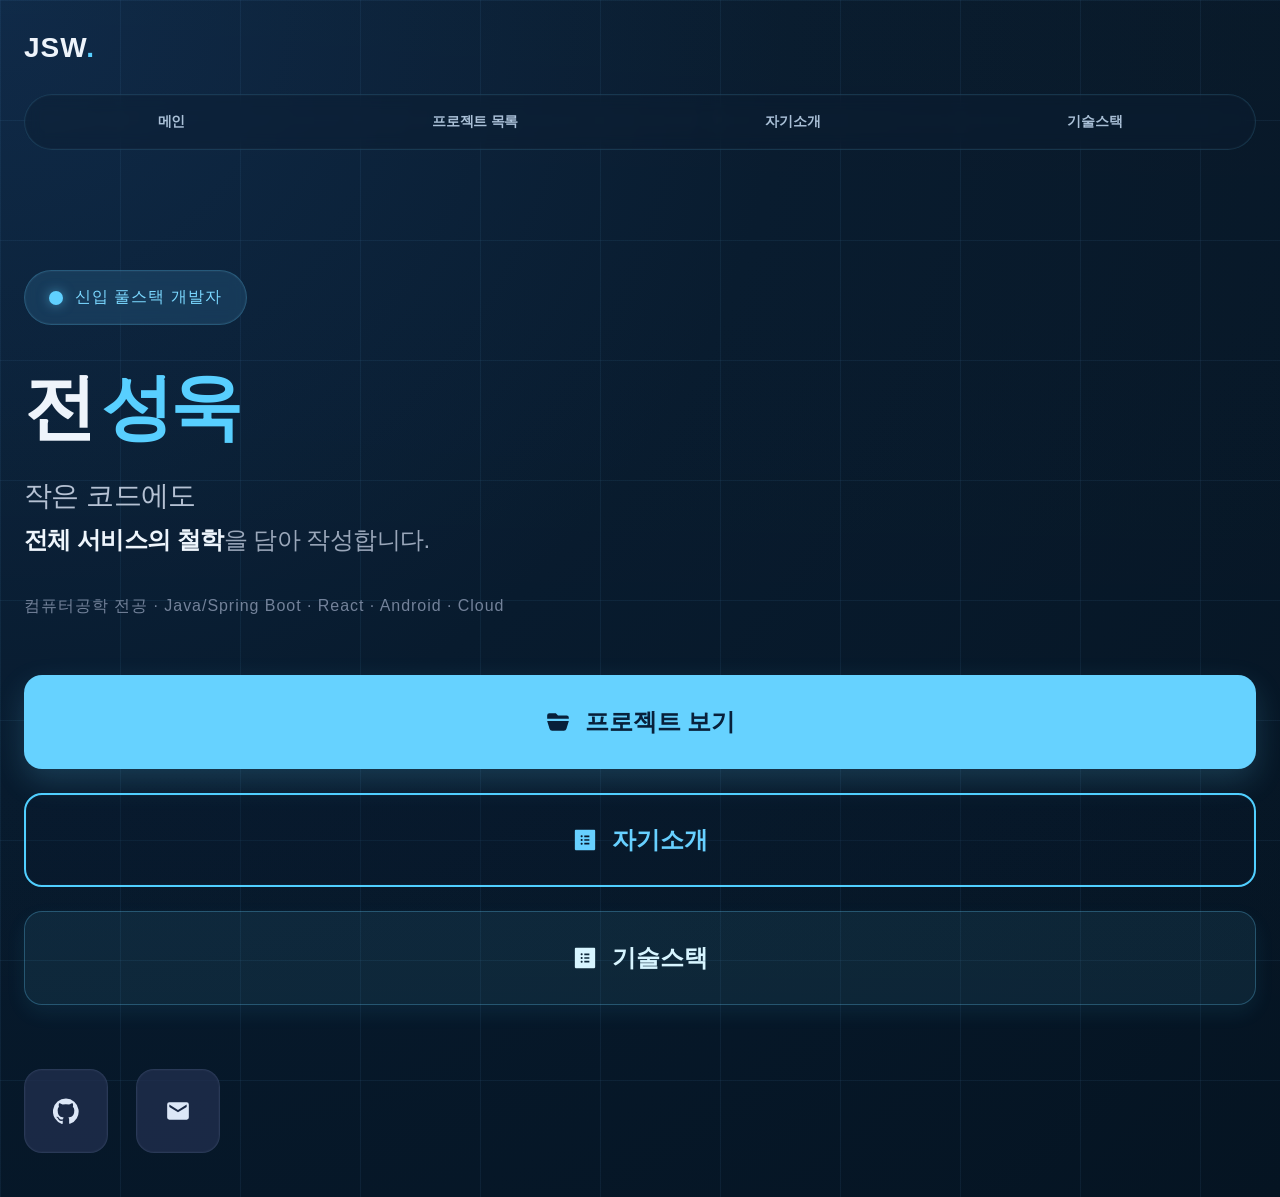
<file: index.html>
<!DOCTYPE html>
<html lang="ko">
<head>
  <meta charset="UTF-8" />
  <meta name="viewport" content="width=device-width, initial-scale=1.0" />
  <title>개발자 전성욱 포트폴리오</title>
  <link rel="stylesheet" href="assets/style/nav.css">
  <link rel="stylesheet" href="assets/style/index.css">
</head>
<body>
  <main class="phone">
    <header class="header">
      <div class="logobox"><div class="logo">JSW<span class="dot">.</span></div></div>
      <!-- <button class="menu">
        <span></span>
        <span></span>
        <span></span>
      </button> -->
      <nav class="top-nav">
        <a href="index.html">메인</a>
        <a href="projects.html">프로젝트 목록</a>
        <a href="aboutme.html">자기소개</a>
        <a href="tech-stack.html">기술스택</a>
      </nav>
    </header>

    <section class="hero">
      <div class="badge">신입 풀스택 개발자</div>
      <h1 class="title">전<span class="accent">성욱</span></h1>

      <p class="subtitle">
        작은 코드에도
        <strong>전체 서비스의 철학<span class="muted-end">을 담아 작성합니다.</span></strong>
      </p>

      <div class="skills">컴퓨터공학 전공 · Java/Spring Boot · React · Android · Cloud</div>

      <div class="actions">
        <a class="btn primary" href="projects.html">
          <svg viewBox="0 0 24 24" aria-hidden="true"><path d="M10 4l2 2h8a2 2 0 0 1 2 2v1H2V6a2 2 0 0 1 2-2h6zm12 7H2l2.2 7.2A2.5 2.5 0 0 0 6.6 20h10.8a2.5 2.5 0 0 0 2.4-1.8L22 11z"/></svg>
          프로젝트 보기
        </a>
        <a class="btn secondary" href="aboutme.html">
          <svg viewBox="0 0 1024 1024" xmlns="http://www.w3.org/2000/svg" class="icon contact-icon"  aria-hidden="true">  <path fill="currentColor" d="M880 112H144c-17.7 0-32 14.3-32 32v736c0 17.7 14.3 32 32 32h736c17.7 0 32-14.3 32-32V144c0-17.7-14.3-32-32-32zM380 696c-22.1 0-40-17.9-40-40s17.9-40 40-40 40 17.9 40 40-17.9 40-40 40zm0-144c-22.1 0-40-17.9-40-40s17.9-40 40-40 40 17.9 40 40-17.9 40-40 40zm0-144c-22.1 0-40-17.9-40-40s17.9-40 40-40 40 17.9 40 40-17.9 40-40 40zm304 272c0 4.4-3.6 8-8 8H492c-4.4 0-8-3.6-8-8v-48c0-4.4 3.6-8 8-8h184c4.4 0 8 3.6 8 8v48zm0-144c0 4.4-3.6 8-8 8H492c-4.4 0-8-3.6-8-8v-48c0-4.4 3.6-8 8-8h184c4.4 0 3.6 8 8 8v48zm0-144c0 4.4-3.6 8-8 8H492c-4.4 0-8-3.6-8-8v-48c0-4.4 3.6-8 8-8h184c4.4 0 8 3.6 8 8v48z"/></svg>
          자기소개
        </a>
        <a class="btn tertiary" href="tech-stack.html">
          <svg viewBox="0 0 1024 1024" xmlns="http://www.w3.org/2000/svg" class="icon contact-icon"  aria-hidden="true">  <path fill="currentColor" d="M880 112H144c-17.7 0-32 14.3-32 32v736c0 17.7 14.3 32 32 32h736c17.7 0 32-14.3 32-32V144c0-17.7-14.3-32-32-32zM380 696c-22.1 0-40-17.9-40-40s17.9-40 40-40 40 17.9 40 40-17.9 40-40 40zm0-144c-22.1 0-40-17.9-40-40s17.9-40 40-40 40 17.9 40 40-17.9 40-40 40zm0-144c-22.1 0-40-17.9-40-40s17.9-40 40-40 40 17.9 40 40-17.9 40-40 40zm304 272c0 4.4-3.6 8-8 8H492c-4.4 0-8-3.6-8-8v-48c0-4.4 3.6-8 8-8h184c4.4 0 8 3.6 8 8v48zm0-144c0 4.4-3.6 8-8 8H492c-4.4 0-8-3.6-8-8v-48c0-4.4 3.6-8 8-8h184c4.4 0 3.6 8 8 8v48zm0-144c0 4.4-3.6 8-8 8H492c-4.4 0-8-3.6-8-8v-48c0-4.4 3.6-8 8-8h184c4.4 0 8 3.6 8 8v48z"/></svg>
          기술스택
        </a>
      </div>
      
      <div class="socials">
        <a class="social" href="https://github.com/jsw5514">
          <svg viewBox="0 0 24 24" aria-hidden="true"><path d="M12 .5A12 12 0 0 0 8.2 23.9c.6.1.8-.3.8-.6v-2.2c-3.3.7-4-1.4-4-1.4-.5-1.3-1.3-1.7-1.3-1.7-1.1-.7.1-.7.1-.7 1.2.1 1.9 1.3 1.9 1.3 1.1 1.8 2.8 1.3 3.5 1 .1-.8.4-1.3.7-1.6-2.7-.3-5.5-1.3-5.5-6A4.7 4.7 0 0 1 5.5 8c-.1-.3-.5-1.5.1-3.1 0 0 1-.3 3.3 1.2a11.3 11.3 0 0 1 6 0c2.2-1.5 3.3-1.2 3.3-1.2.6 1.6.2 2.8.1 3.1A4.7 4.7 0 0 1 19.6 12c0 4.7-2.8 5.7-5.5 6 .4.3.8 1 .8 2.1v3.1c0 .3.2.7.8.6A12 12 0 0 0 12 .5z"/></svg>
        </a>
        <a class="social" href="mailto:jsw5524@gmail.com">
          <svg viewBox="0 0 24 24" aria-hidden="true"><path d="M20 4H4a2 2 0 0 0-2 2v12a2 2 0 0 0 2 2h16a2 2 0 0 0 2-2V6a2 2 0 0 0-2-2zm0 4.2l-8 5-8-5V6l8 5 8-5v2.2z"/></svg>
        </a>
      </div>
    </section>
  </main>
</body>
</html>
</file>
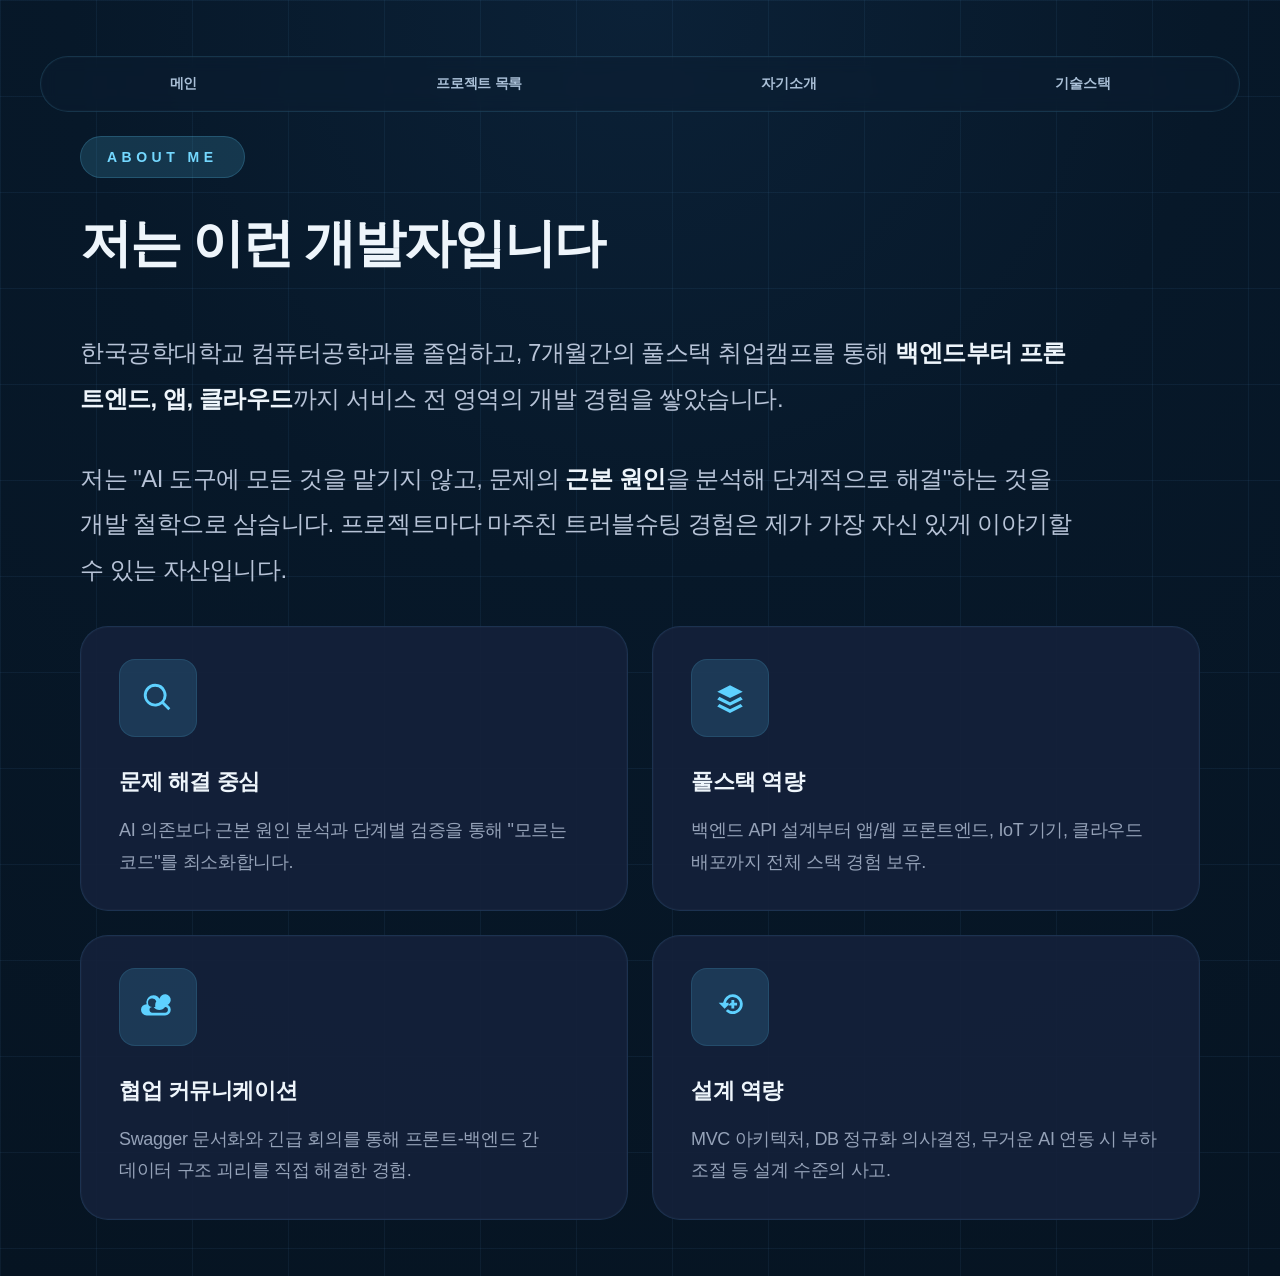
<file: aboutme.html>
<!DOCTYPE html>
<html lang="ko">
<head>
  <meta charset="UTF-8" />
  <meta name="viewport" content="width=device-width, initial-scale=1.0" />
  <title>About Me</title>
  <link rel="stylesheet" href="assets/style/nav.css">
  <link rel="stylesheet" href="assets/style/aboutme.css">
</head>
<body>
  <section class="about-section">
    
    <nav class="top-nav">
      <a href="index.html">메인</a>
      <a href="projects.html">프로젝트 목록</a>
      <a href="aboutme.html">자기소개</a>
      <a href="tech-stack.html">기술스택</a>
    </nav>
    
    <div class="container">
      <div class="left-column">
        <div class="eyebrow">ABOUT ME</div>
        <h1>저는 이런 개발자입니다</h1>

        <div class="intro">
          <p>
            한국공학대학교 컴퓨터공학과를 졸업하고, 7개월간의 풀스택 취업캠프를 통해
            <strong>백엔드부터 프론트엔드, 앱, 클라우드</strong>까지 서비스 전 영역의 개발 경험을 쌓았습니다.
          </p>
          <p>
            저는 "AI 도구에 모든 것을 맡기지 않고, 문제의 <strong>근본 원인</strong>을 분석해 단계적으로 해결"하는 것을 개발 철학으로 삼습니다.
            프로젝트마다 마주친 트러블슈팅 경험은 제가 가장 자신 있게 이야기할 수 있는 자산입니다.
          </p>
        </div>

        <!-- <div class="stats-card">
          <div class="stats-grid">
            <div class="stat-item">
              <div class="stat-value">6</div>
              <div class="stat-label">프로젝트</div>
            </div>
            <div class="divider"></div>
            <div class="stat-item">
              <div class="stat-value">1</div>
              <div class="stat-label">클라우드 자격증</div>
            </div>
            <div class="divider"></div>
            <div class="stat-item">
              <div class="stat-value">388</div>
              <div class="stat-label">최장 프로젝트(일)</div>
            </div>
          </div>
        </div> -->

        <div class="right-column">
          <article class="feature-card">
            <div class="icon-box" aria-hidden="true">
              <svg viewBox="0 0 24 24"><path d="M10 2a8 8 0 1 0 4.9 14.3l4.4 4.4 1.4-1.4-4.4-4.4A8 8 0 0 0 10 2zm0 2a6 6 0 1 1 0 12 6 6 0 0 1 0-12z"/></svg>
            </div>
            <h2 class="feature-title">문제 해결 중심</h2>
            <p class="feature-desc">AI 의존보다 근본 원인 분석과 단계별 검증을 통해 "모르는 코드"를 최소화합니다.</p>
          </article>

          <article class="feature-card">
            <div class="icon-box" aria-hidden="true">
              <svg viewBox="0 0 24 24"><path d="M12 3l9 4.5-9 4.5-9-4.5L12 3zm-7.5 8.2L12 15l7.5-3.8L21 13l-9 4.5L3 13l1.5-1.8zm0 5L12 20l7.5-3.8L21 18l-9 4.5L3 18l1.5-1.8z"/></svg>
            </div>
            <h2 class="feature-title">풀스택 역량</h2>
            <p class="feature-desc">백엔드 API 설계부터 앱/웹 프론트엔드, IoT 기기, 클라우드 배포까지 전체 스택 경험 보유.</p>
          </article>

          <article class="feature-card">
            <div class="icon-box" aria-hidden="true">
              <svg viewBox="0 0 24 24"><path d="M17 11a4 4 0 1 0-3.9-4.9A5 5 0 0 0 4 10a4 4 0 0 0 0 8h13a4 4 0 0 0 0-8zm-9 1a3 3 0 1 1 2.8-4 5 5 0 0 0-.8 2.7c0 .4 0 .8.1 1.3H8zm9 4H8a2 2 0 1 1 0-4h.9a5 5 0 0 0 8.1 0h0a2 2 0 1 1 0 4z"/></svg>
            </div>
            <h2 class="feature-title">협업 커뮤니케이션</h2>
            <p class="feature-desc">Swagger 문서화와 긴급 회의를 통해 프론트-백엔드 간 데이터 구조 괴리를 직접 해결한 경험.</p>
          </article>

          <article class="feature-card">
            <div class="icon-box" aria-hidden="true">
              <svg viewBox="0 0 24 24"><path d="M14 3a7 7 0 0 0-6.9 6H4l4.2 4.2L12.5 9H9.1A5 5 0 1 1 14 15a4.9 4.9 0 0 1-3.5-1.5L9 14.9A7 7 0 1 0 14 3zm-1 4h2v2h2v2h-2v2h-2v-2h-2V9h2V7z"/></svg>
            </div>
            <h2 class="feature-title">설계 역량</h2>
            <p class="feature-desc">MVC 아키텍처, DB 정규화 의사결정, 무거운 AI 연동 시 부하 조절 등 설계 수준의 사고.</p>
          </article>
        </div>
      </div>
    </div>
  </section>
</body>
</html>
</file>
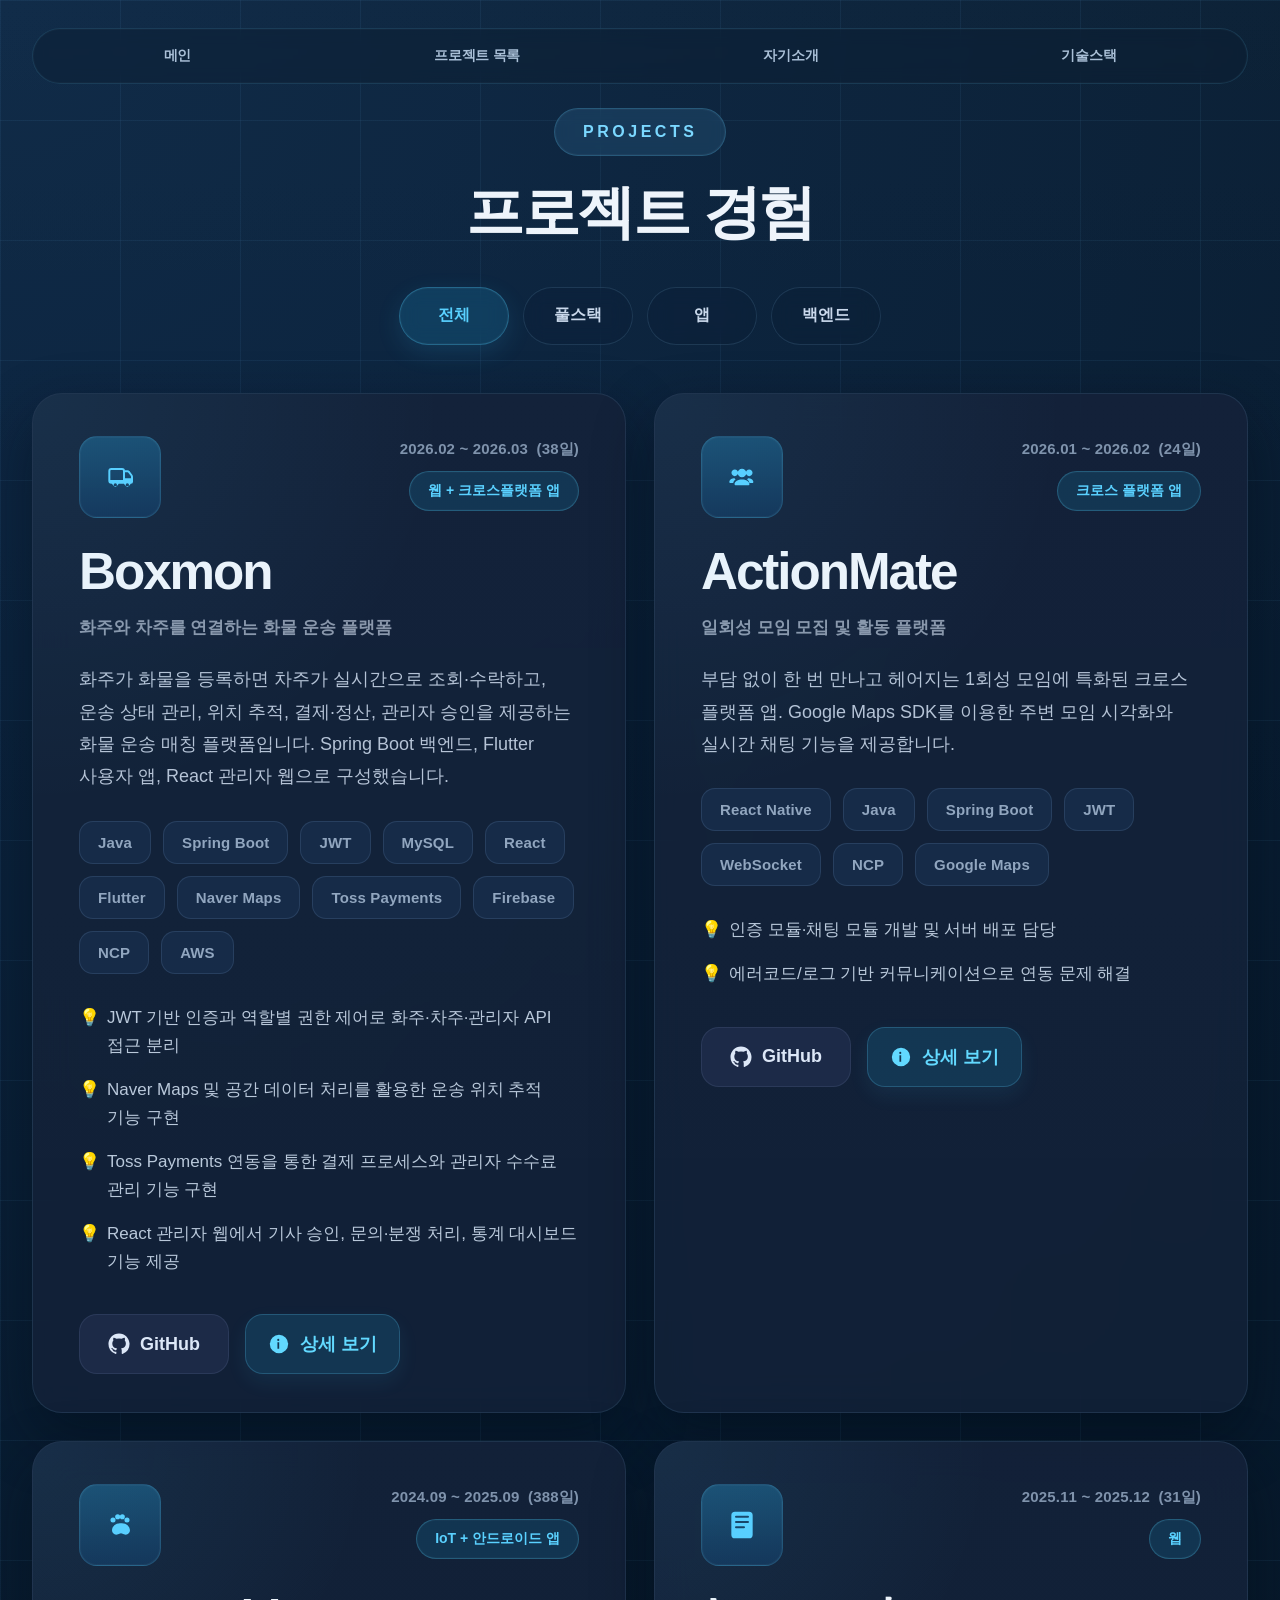
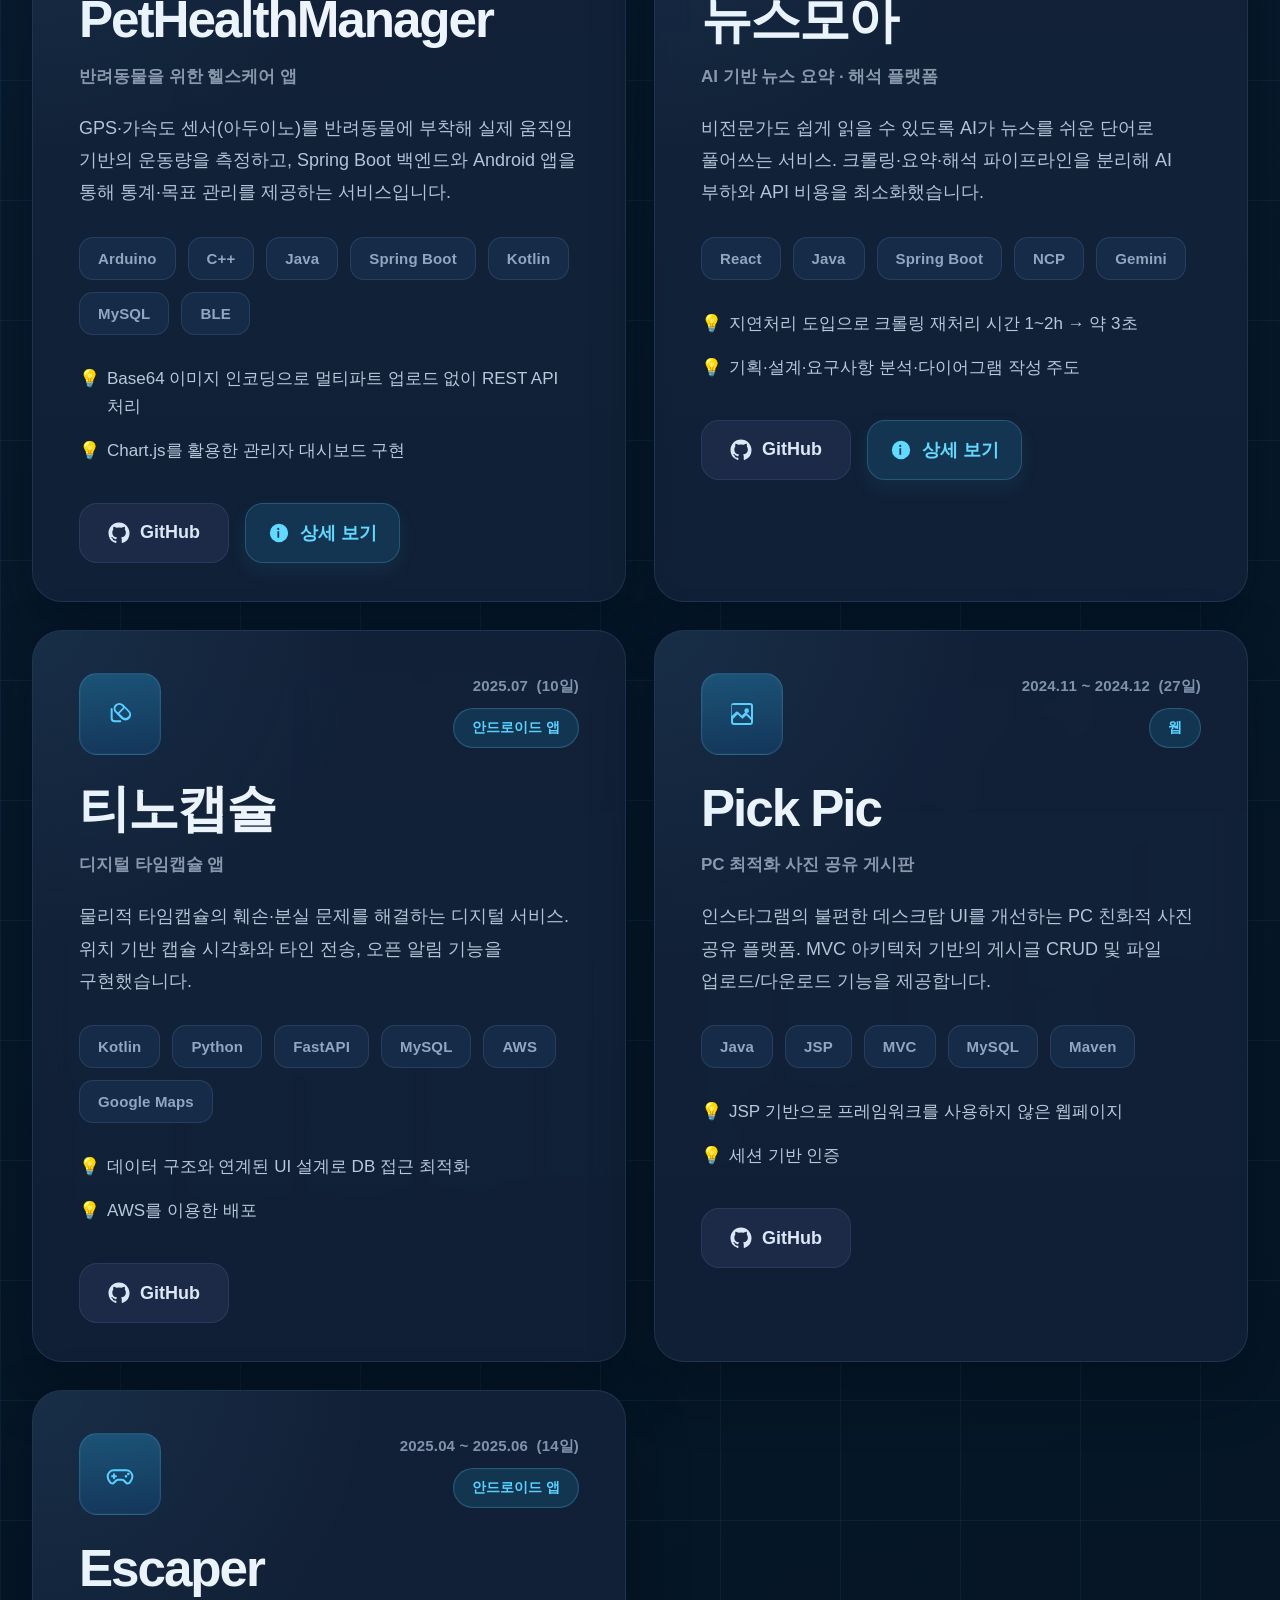
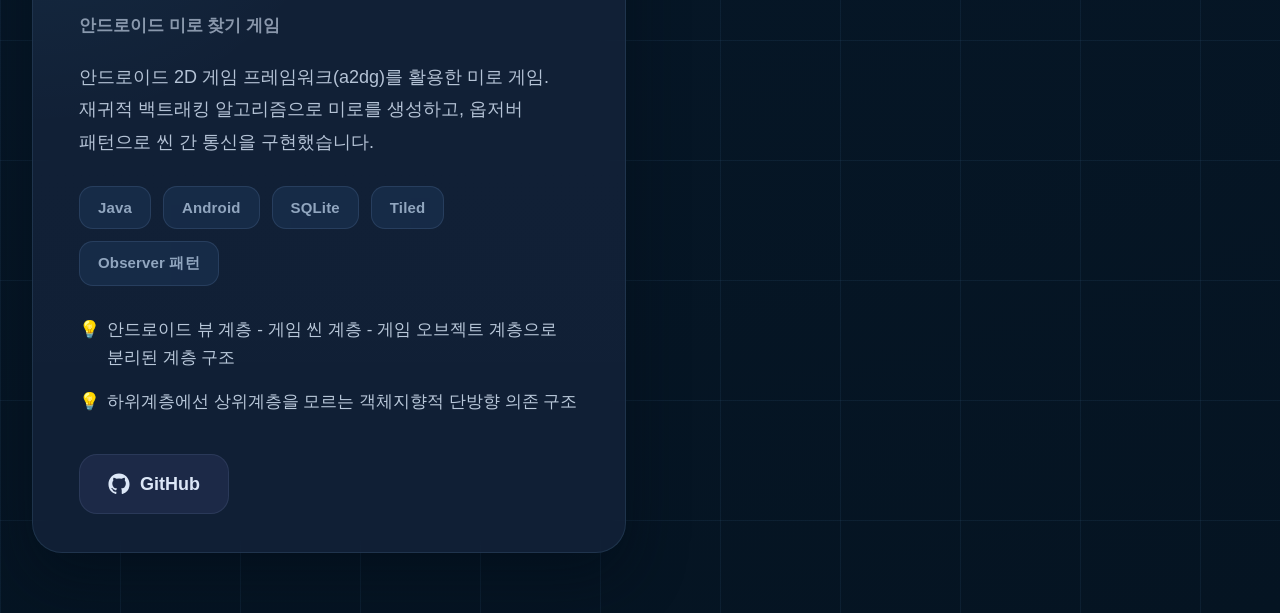
<file: projects.html>
<!DOCTYPE html>
<html lang="ko">
<head>
  <meta charset="UTF-8" />
  <meta name="viewport" content="width=device-width, initial-scale=1.0" />
  <title>프로젝트 경험</title>
  <link rel="stylesheet" href="assets/style/nav.css">
  <link rel="stylesheet" href="assets/style/projects.css">
</head>
<body>
  <main class="projects-page">
    <section class="summary-view">
      <nav class="top-nav">
        <a href="index.html">메인</a>
        <a href="projects.html">프로젝트 목록</a>
        <a href="aboutme.html">자기소개</a>
        <a href="tech-stack.html">기술스택</a>
      </nav>
      
      <div class="projects-badge">PROJECTS</div>
      <h1 class="projects-title">프로젝트 경험</h1>

      <div class="project-tabs" role="tablist" aria-label="프로젝트 카테고리">
        <button class="tab-btn is-active" type="button" role="tab" aria-selected="true" data-filter="all">전체</button>
        <button class="tab-btn" type="button" role="tab" aria-selected="false" data-filter="풀스택">풀스택</button>
        <button class="tab-btn" type="button" role="tab" aria-selected="false" data-filter="앱">앱</button>
        <button class="tab-btn" type="button" role="tab" aria-selected="false" data-filter="백엔드">백엔드</button>
      </div>

      <section class="summary-grid" id="projectGrid"></section>
    </section>

    <section class="detail-view" aria-label="프로젝트 상세 정보">
      <article class="project-detail-card">
        <div class="detail-header">
          <div class="detail-title-wrap">
            <div class="detail-icon" aria-hidden="true" id="detailIcon"></div>
            <div>
              <h2 class="detail-name" id="detailName"></h2>
              <div class="detail-meta" id="detailMeta"></div>
            </div>
          </div>
          <button class="detail-close" type="button" aria-label="닫기">×</button>
        </div>

        <div class="detail-body">
          <section class="section-block">
            <h3 class="section-title">프로젝트 목적</h3>
            <p class="section-text" id="detailPurpose"></p>
          </section>

          <section class="section-block">
            <h3 class="section-title">담당 역할</h3>
            <ul class="detail-list" id="detailRoles"></ul>
          </section>

          <section class="section-block">
            <h3 class="trouble-title">🔧 트러블슈팅</h3>
            <div class="trouble-box" id="detailTrouble"></div>
          </section>

          <section class="section-block">
            <h3 class="section-title">사용 기술</h3>
            <div class="stack-list" id="detailStacks"></div>
          </section>
        </div>

        <div class="detail-actions">
          <a class="action-btn github" id="detailGithubLink" href="#" target="_blank" rel="noreferrer noopener">
            <svg viewBox="0 0 24 24" width="22" height="22" fill="currentColor" aria-hidden="true">
              <path d="M12 .5C5.65.5.5 5.65.5 12a11.5 11.5 0 0 0 7.86 10.92c.58.1.79-.25.79-.56 0-.28-.01-1.03-.02-2.03-3.2.7-3.88-1.54-3.88-1.54-.53-1.33-1.28-1.69-1.28-1.69-1.05-.72.08-.71.08-.71 1.16.08 1.77 1.19 1.77 1.19 1.03 1.77 2.71 1.26 3.37.97.1-.75.41-1.26.74-1.55-2.55-.29-5.24-1.28-5.24-5.69 0-1.26.45-2.29 1.19-3.1-.12-.29-.52-1.47.11-3.06 0 0 .97-.31 3.19 1.18a11.1 11.1 0 0 1 5.8 0c2.22-1.49 3.18-1.18 3.18-1.18.64 1.59.24 2.77.12 3.06.74.81 1.19 1.84 1.19 3.1 0 4.42-2.69 5.39-5.26 5.68.42.36.79 1.08.79 2.17 0 1.57-.01 2.84-.01 3.22 0 .31.2.67.8.56A11.5 11.5 0 0 0 23.5 12C23.5 5.65 18.35.5 12 .5Z"/>
            </svg>
            GitHub
          </a>
          <button class="action-btn fold" id="detailFoldButton" type="button">
            <svg viewBox="0 0 24 24" width="22" height="22" fill="currentColor" aria-hidden="true">
              <path d="M7.41 15.59 12 11l4.59 4.59L18 14.17l-6-6-6 6z"/>
            </svg>
            접기
          </button>
        </div>
      </article>
    </section>
  </main>
  <script src="assets/js/projects.js"></script>
</body>
</html>
</file>
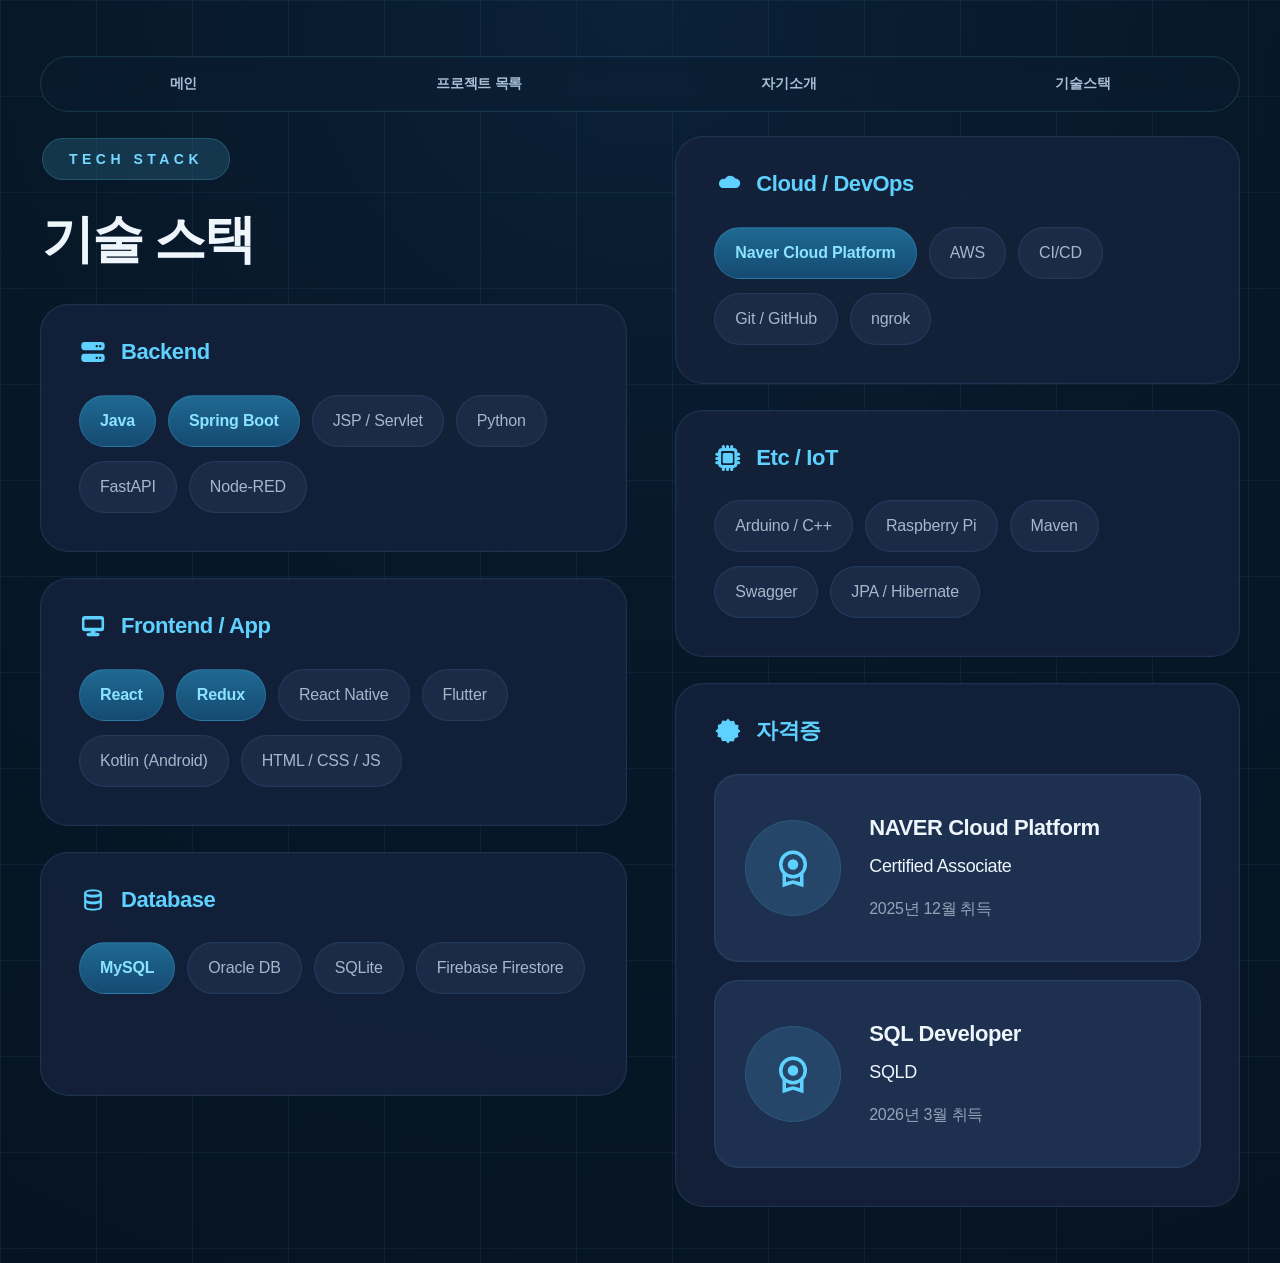
<file: tech-stack.html>
<!DOCTYPE html>
<html lang="ko">
<head>
  <meta charset="UTF-8" />
  <meta name="viewport" content="width=device-width, initial-scale=1.0" />
  <title>기술 스택</title>
  <link rel="stylesheet" href="assets/style/nav.css">
  <link rel="stylesheet" href="assets/style/tech-stack.css">
</head>
<body>
  <section class="tech-section">
    <nav class="top-nav">
      <a href="index.html">메인</a>
      <a href="projects.html">프로젝트 목록</a>
      <a href="aboutme.html">자기소개</a>
      <a href="tech-stack.html">기술스택</a>
    </nav>
    
    <main class="container">
      <section class="left-column">
        <div class="hero">
          <div class="eyebrow">TECH STACK</div>
          <h1>기술 스택</h1>
        </div>

        <section class="stack-card">
          <div class="card-title">
            <svg viewBox="0 0 24 24" xmlns="http://www.w3.org/2000/svg" aria-hidden="true">
            <rect x="2.5" y="4" width="19" height="6" rx="2.2" fill="currentColor"/>
            <rect x="2.5" y="14" width="19" height="6" rx="2.2" fill="currentColor"/>
            <circle cx="15.2" cy="7" r="1.5" fill="#071829"/>
            <circle cx="18.2" cy="7" r="1.5" fill="#071829"/>
            <circle cx="15.2" cy="17" r="1.5" fill="#071829"/>
            <circle cx="18.2" cy="17" r="1.5" fill="#071829"/>
            </svg>
            <span>Backend</span>
          </div>
          <div class="chips">
            <span class="chip active">Java</span>
            <span class="chip active">Spring Boot</span>
            <span class="chip">JSP / Servlet</span>
            <span class="chip">Python</span>
            <span class="chip">FastAPI</span>
            <span class="chip">Node-RED</span>
          </div>
        </section>

        <section class="stack-card">
          <div class="card-title">
            <svg viewBox="0 0 24 24" aria-hidden="true" xmlns="http://www.w3.org/2000/svg">
            <path
                d="M5 4C3.89543 4 3 4.89543 3 6V14C3 15.1046 3.89543 16 5 16H10.4V18.2H7.9C7.34772 18.2 6.9 18.6477 6.9 19.2C6.9 19.7523 7.34772 20.2 7.9 20.2H16.1C16.6523 20.2 17.1 19.7523 17.1 19.2C17.1 18.6477 16.6523 18.2 16.1 18.2H13.6V16H19C20.1046 16 21 15.1046 21 14V6C21 4.89543 20.1046 4 19 4H5ZM5.2 6H18.8C19.3523 6 19.8 6.44772 19.8 7V13C19.8 13.5523 19.3523 14 18.8 14H5.2C4.64772 14 4.2 13.5523 4.2 13V7C4.2 6.44772 4.64772 6 5.2 6Z"
                fill-rule="evenodd"
                clip-rule="evenodd"
            />
            </svg>
            <span>Frontend / App</span>
          </div>
          <div class="chips">
            <span class="chip active">React</span>
            <span class="chip active">Redux</span>
            <span class="chip">React Native</span>
            <span class="chip">Flutter</span>
            <span class="chip">Kotlin (Android)</span>
            <span class="chip">HTML / CSS / JS</span>
          </div>
        </section>

        <section class="stack-card">
          <div class="card-title">
            <svg viewBox="0 0 24 24" aria-hidden="true" xmlns="http://www.w3.org/2000/svg">
            <path
                d="M12 2.9C8.02 2.9 4.4 3.93 4.4 5.98V18.02C4.4 20.07 8.02 21.1 12 21.1C15.98 21.1 19.6 20.07 19.6 18.02V5.98C19.6 3.93 15.98 2.9 12 2.9ZM12 4.45C15.68 4.45 17.8 5.36 17.8 5.98C17.8 6.6 15.68 7.51 12 7.51C8.32 7.51 6.2 6.6 6.2 5.98C6.2 5.36 8.32 4.45 12 4.45ZM6.2 8.73C7.62 9.52 9.76 9.9 12 9.9C14.24 9.9 16.38 9.52 17.8 8.73V11.72C17.8 12.34 15.68 13.25 12 13.25C8.32 13.25 6.2 12.34 6.2 11.72V8.73ZM6.2 14.47C7.62 15.26 9.76 15.64 12 15.64C14.24 15.64 16.38 15.26 17.8 14.47V18.02C17.8 18.64 15.68 19.55 12 19.55C8.32 19.55 6.2 18.64 6.2 18.02V14.47Z"
                fill-rule="evenodd"
                clip-rule="evenodd"
                stroke-width="0.1"
            />
            </svg>
            <span>Database</span>
          </div>
          <div class="chips">
            <span class="chip active">MySQL</span>
            <span class="chip">Oracle DB</span>
            <span class="chip">SQLite</span>
            <span class="chip">Firebase Firestore</span>
          </div>
        </section>
      </section>

      <section class="right-column">
        <section class="stack-card">
          <div class="card-title">
            <svg viewBox="0 0 24 24" aria-hidden="true">
              <path d="M18.5 10A4.5 4.5 0 0 0 9.86 8.2 3.5 3.5 0 0 0 7 15h11.2a3.6 3.6 0 0 0 .3-7.2Z"></path>
            </svg>
            <span>Cloud / DevOps</span>
          </div>
          <div class="chips">
            <span class="chip active">Naver Cloud Platform</span>
            <span class="chip">AWS</span>
            <span class="chip">CI/CD</span>
            <span class="chip">Git / GitHub</span>
            <span class="chip">ngrok</span>
          </div>
        </section>

        <section class="stack-card">
          <div class="card-title">
            <svg viewBox="0 0 24 24" xmlns="http://www.w3.org/2000/svg" aria-hidden="true">
            <path
                fill="currentColor"
                fill-rule="evenodd"
                clip-rule="evenodd"
                d="M7.2 2.2C7.2 1.76 7.56 1.4 8 1.4C8.44 1.4 8.8 1.76 8.8 2.2V4H10.8V2.2C10.8 1.76 11.16 1.4 11.6 1.4C12.04 1.4 12.4 1.76 12.4 2.2V4H14.4V2.2C14.4 1.76 14.76 1.4 15.2 1.4C15.64 1.4 16 1.76 16 2.2V4H16.6C18.26 4 19.6 5.34 19.6 7V8H21.2C21.64 8 22 8.36 22 8.8C22 9.24 21.64 9.6 21.2 9.6H19.6V11.6H21.2C21.64 11.6 22 11.96 22 12.4C22 12.84 21.64 13.2 21.2 13.2H19.6V15.2H21.2C21.64 15.2 22 15.56 22 16C22 16.44 21.64 16.8 21.2 16.8H19.6V17C19.6 18.66 18.26 20 16.6 20H16V21.8C16 22.24 15.64 22.6 15.2 22.6C14.76 22.6 14.4 22.24 14.4 21.8V20H12.4V21.8C12.4 22.24 12.04 22.6 11.6 22.6C11.16 22.6 10.8 22.24 10.8 21.8V20H8.8V21.8C8.8 22.24 8.44 22.6 8 22.6C7.56 22.6 7.2 22.24 7.2 21.8V20H7C5.34 20 4 18.66 4 17V16.8H2.4C1.96 16.8 1.6 16.44 1.6 16C1.6 15.56 1.96 15.2 2.4 15.2H4V13.2H2.4C1.96 13.2 1.6 12.84 1.6 12.4C1.6 11.96 1.96 11.6 2.4 11.6H4V9.6H2.4C1.96 9.6 1.6 9.24 1.6 8.8C1.6 8.36 1.96 8 2.4 8H4V7C4 5.34 5.34 4 7 4H7.2V2.2ZM7 5.6C6.22 5.6 5.6 6.22 5.6 7V17C5.6 17.78 6.22 18.4 7 18.4H16.6C17.38 18.4 18 17.78 18 17V7C18 6.22 17.38 5.6 16.6 5.6H7ZM7.95 9.05C7.95 8.61 8.31 8.25 8.75 8.25H14.85C15.29 8.25 15.65 8.61 15.65 9.05V15.15C15.65 15.59 15.29 15.95 14.85 15.95H8.75C8.31 15.95 7.95 15.59 7.95 15.15V9.05Z"
            />
            </svg>
            <span>Etc / IoT</span>
          </div>
          <div class="chips">
            <span class="chip">Arduino / C++</span>
            <span class="chip">Raspberry Pi</span>
            <span class="chip">Maven</span>
            <span class="chip">Swagger</span>
            <span class="chip">JPA / Hibernate</span>
          </div>
        </section>

        <section class="cert-card">
          <div class="card-title">
            <svg viewBox="0 0 24 24" aria-hidden="true">
              <path d="M12 2l1.9 2.2 2.9-.4.9 2.8 2.8.9-.4 2.9L22 12l-2.1 1.9.4 2.9-2.8.9-.9 2.8-2.9-.4L12 22l-1.9-2.2-2.9.4-.9-2.8-2.8-.9.4-2.9L2 12l2.1-1.9-.4-2.9 2.8-.9.9-2.8 2.9.4L12 2Z"></path>
            </svg>
            <span>자격증</span>
          </div>

          <div class="cert-box">
            <div class="cert-icon-wrap">
                <svg xmlns="http://www.w3.org/2000/svg" height="24px" viewBox="0 -960 960 960" width="24px" fill="#1f1f1f"><path d="M395-475q-35-35-35-85t35-85q35-35 85-35t85 35q35 35 35 85t-35 85q-35 35-85 35t-85-35ZM240-40v-309q-38-42-59-96t-21-115q0-134 93-227t227-93q134 0 227 93t93 227q0 61-21 115t-59 96v309l-240-80-240 80Zm410-350q70-70 70-170t-70-170q-70-70-170-70t-170 70q-70 70-70 170t70 170q70 70 170 70t170-70ZM320-159l160-41 160 41v-124q-35 20-75.5 31.5T480-240q-44 0-84.5-11.5T320-283v124Zm160-62Z"/></svg>
            </div>
            <div class="cert-text">
              <h3>NAVER Cloud Platform</h3>
              <p>Certified Associate</p>
              <p class="cert-date">2025년 12월 취득</p>
            </div>
          </div>
          <div class="cert-box">
            <div class="cert-icon-wrap">
                <svg xmlns="http://www.w3.org/2000/svg" height="24px" viewBox="0 -960 960 960" width="24px" fill="#1f1f1f"><path d="M395-475q-35-35-35-85t35-85q35-35 85-35t85 35q35 35 35 85t-35 85q-35 35-85 35t-85-35ZM240-40v-309q-38-42-59-96t-21-115q0-134 93-227t227-93q134 0 227 93t93 227q0 61-21 115t-59 96v309l-240-80-240 80Zm410-350q70-70 70-170t-70-170q-70-70-170-70t-170 70q-70 70-70 170t70 170q70 70 170 70t170-70ZM320-159l160-41 160 41v-124q-35 20-75.5 31.5T480-240q-44 0-84.5-11.5T320-283v124Zm160-62Z"/></svg>
            </div>
            <div class="cert-text">
              <h3>SQL Developer</h3>
              <p>SQLD</p>
              <p class="cert-date">2026년 3월 취득</p>
            </div>
          </div>
        </section>
      </section>
    </main>
  </section>
</body>
</html>
</file>
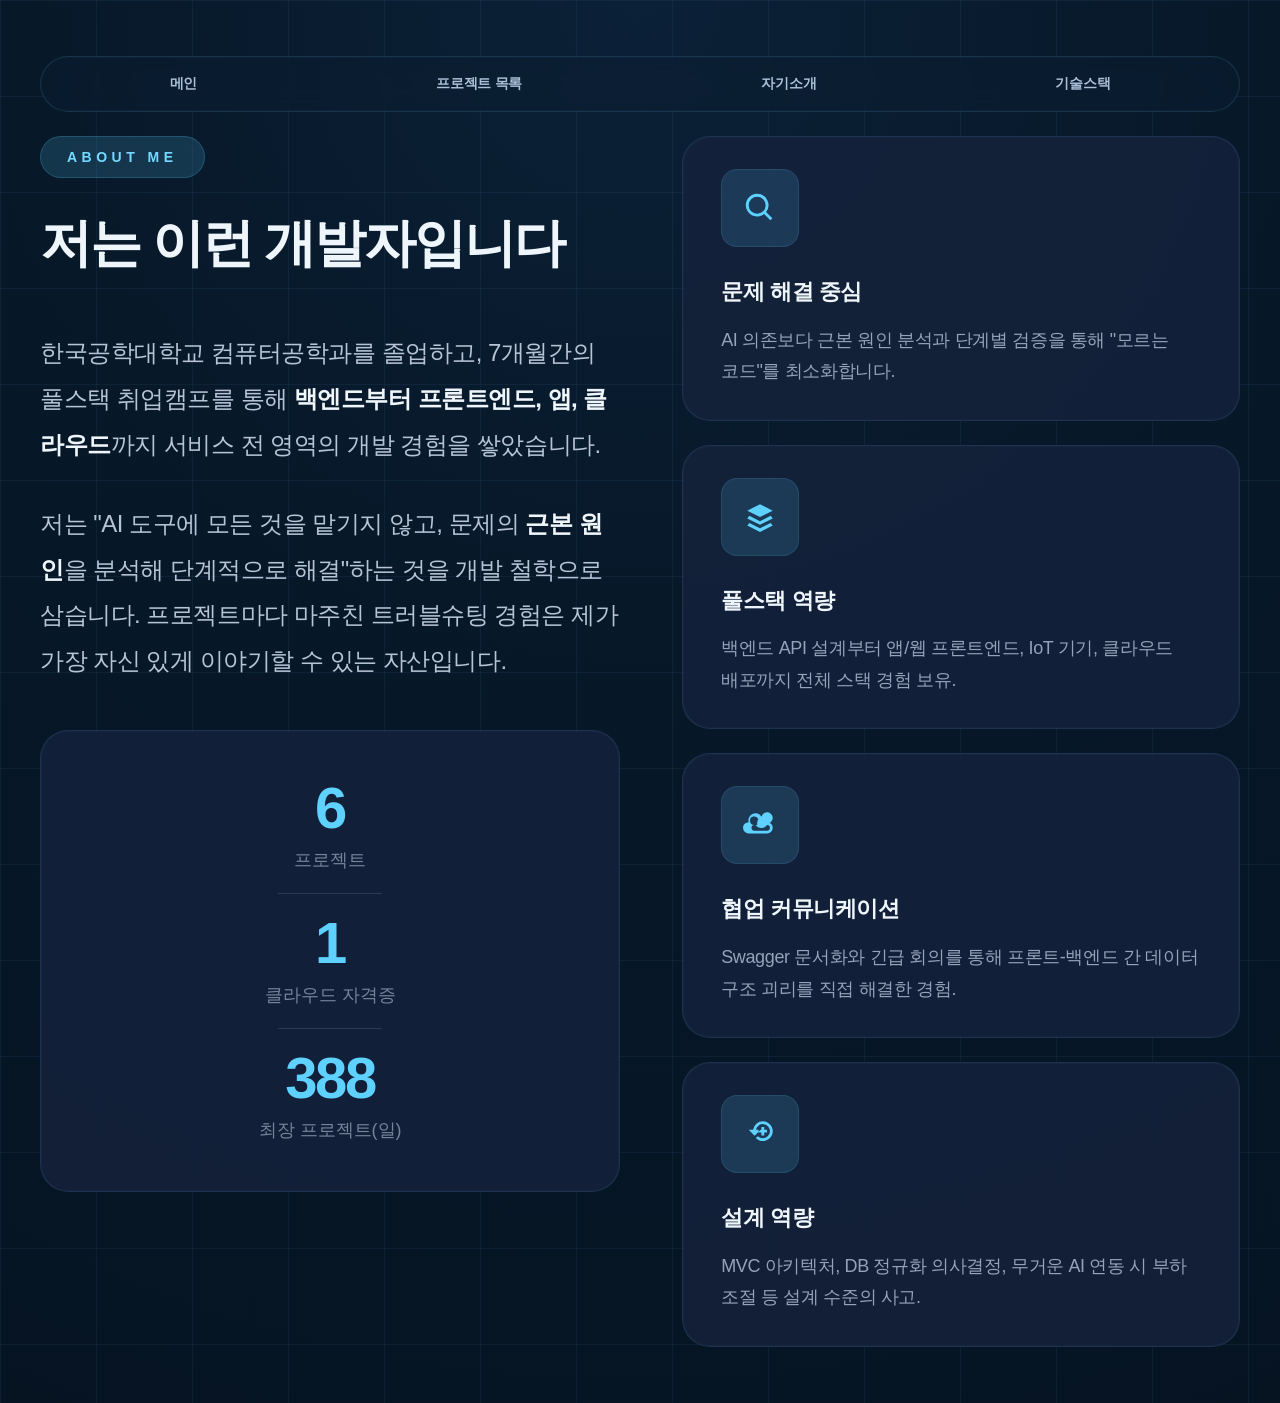
<file: pages/aboutme.html>
<!DOCTYPE html>
<html lang="ko">
<head>
  <meta charset="UTF-8" />
  <meta name="viewport" content="width=device-width, initial-scale=1.0" />
  <title>About Me</title>
<link rel="stylesheet" href="/common/style/nav.css">
  <style>
    * { box-sizing: border-box; }

    :root {
      --bg: #071829;
      --bg-deep: #061422;
      --grid: rgba(92, 160, 221, 0.08);
      --panel: rgba(20, 33, 58, 0.92);
      --panel-border: rgba(93, 162, 226, 0.14);
      --text: #eef5fb;
      --muted: #95a2b8;
      --accent: #5ed1ff;
      --accent-soft: rgba(94, 209, 255, 0.16);
    }

    body {
      margin: 0;
      font-family: "Pretendard", "Noto Sans KR", "Apple SD Gothic Neo", sans-serif;
      color: var(--text);
      background: #0a1320;
    }

    .about-section {
      min-height: 100vh;
      padding: 56px 40px;
      background:
        linear-gradient(var(--grid) 1px, transparent 1px),
        linear-gradient(90deg, var(--grid) 1px, transparent 1px),
        radial-gradient(circle at top center, #0b2137 0%, var(--bg) 40%, var(--bg-deep) 100%);
      background-size: 96px 96px, 96px 96px, cover;
    }

    .container {
      max-width: 1280px;
      margin: 0 auto;
      display: grid;
      grid-template-columns: 1.04fr 1fr;
      gap: 62px;
      align-items: start;
    }

    .eyebrow {
      display: inline-flex;
      align-items: center;
      justify-content: center;
      min-width: 160px;
      height: 42px;
      padding: 0 26px;
      border-radius: 999px;
      background: var(--accent-soft);
      border: 1px solid rgba(94, 209, 255, 0.2);
      color: #74d8ff;
      font-size: 14px;
      font-weight: 700;
      letter-spacing: 0.32em;
      margin-bottom: 34px;
    }

    h1 {
      margin: 0 0 56px;
      font-size: 52px;
      line-height: 1.2;
      font-weight: 800;
      letter-spacing: -0.04em;
    }

    .intro {
      max-width: 620px;
      font-size: 24px;
      line-height: 1.9;
      color: #b7c3d7;
      letter-spacing: -0.02em;
    }

    .intro p {
      margin: 0 0 34px;
    }

    .intro strong {
      color: var(--text);
      font-weight: 800;
    }

    .stats-card,
    .feature-card {
      background: var(--panel);
      border: 1px solid var(--panel-border);
      border-radius: 28px;
      box-shadow: inset 0 0 0 1px rgba(255,255,255,0.02);
    }

    .stats-card {
      margin-top: 46px;
      max-width: 620px;
      padding: 40px 30px;
    }

    .stats-grid {
      min-height: 360px;
      display: grid;
      place-items: center;
      text-align: center;
    }

    .stat-item {
      width: 100%;
      max-width: 180px;
      padding: 8px 0;
    }

    .stat-value {
      color: var(--accent);
      font-size: 58px;
      line-height: 1;
      font-weight: 900;
      letter-spacing: -0.04em;
      margin-bottom: 10px;
    }

    .stat-label {
      color: #76849a;
      font-size: 18px;
      line-height: 1.45;
    }

    .divider {
      width: 104px;
      height: 1px;
      background: rgba(130, 151, 186, 0.22);
      margin: 12px auto;
    }

    .right-column {
      display: grid;
      gap: 24px;
    }

    .feature-card {
      min-height: 220px;
      padding: 32px 38px;
      display: flex;
      flex-direction: column;
      justify-content: flex-start;
    }

    .icon-box {
      width: 78px;
      height: 78px;
      border-radius: 16px;
      display: grid;
      place-items: center;
      background: rgba(65, 143, 184, 0.24);
      border: 1px solid rgba(94, 209, 255, 0.12);
      margin-bottom: 30px;
      color: var(--accent);
    }

    .icon-box svg {
      width: 34px;
      height: 34px;
      fill: currentColor;
    }

    .feature-title {
      margin: 0 0 18px;
      font-size: 22px;
      line-height: 1.35;
      font-weight: 800;
      letter-spacing: -0.02em;
      color: var(--text);
    }

    .feature-desc {
      margin: 0;
      color: var(--muted);
      font-size: 18px;
      line-height: 1.75;
      letter-spacing: -0.02em;
      word-break: keep-all;
    }

    @media (max-width: 1100px) {
      .container {
        grid-template-columns: 1fr;
        gap: 42px;
      }

      .intro,
      .stats-card {
        max-width: none;
      }
    }

    @media (max-width: 768px) {
      .about-section {
        padding: 36px 20px;
        background-size: 72px 72px, 72px 72px, cover;
      }

      h1 {
        font-size: 36px;
        margin-bottom: 34px;
      }

      .intro {
        font-size: 19px;
        line-height: 1.8;
      }

      .stats-card {
        padding: 28px 18px;
      }

      .stats-grid {
        min-height: auto;
        gap: 12px;
      }

      .stat-value {
        font-size: 48px;
      }

      .stat-label,
      .feature-desc {
        font-size: 16px;
      }

      .feature-card {
        min-height: auto;
        padding: 26px 22px;
      }
    }
  </style>
</head>
<body>
  <section class="about-section">
    
    <nav class="top-nav" aria-label="주요 메뉴">
      <a href="index.html">메인</a>
      <a href="pages/projects/index.html">프로젝트 목록</a>
      <a href="pages/aboutme.html">자기소개</a>
      <a href="pages/tech-stack.html">기술스택</a>
    </nav>
    
    <div class="container">
      <div class="left-column">
        <div class="eyebrow">ABOUT ME</div>
        <h1>저는 이런 개발자입니다</h1>

        <div class="intro">
          <p>
            한국공학대학교 컴퓨터공학과를 졸업하고, 7개월간의 풀스택 취업캠프를 통해
            <strong>백엔드부터 프론트엔드, 앱, 클라우드</strong>까지 서비스 전 영역의 개발 경험을 쌓았습니다.
          </p>
          <p>
            저는 "AI 도구에 모든 것을 맡기지 않고, 문제의 <strong>근본 원인</strong>을 분석해 단계적으로 해결"하는 것을 개발 철학으로 삼습니다.
            프로젝트마다 마주친 트러블슈팅 경험은 제가 가장 자신 있게 이야기할 수 있는 자산입니다.
          </p>
        </div>

        <div class="stats-card">
          <div class="stats-grid">
            <div class="stat-item">
              <div class="stat-value">6</div>
              <div class="stat-label">프로젝트</div>
            </div>
            <div class="divider"></div>
            <div class="stat-item">
              <div class="stat-value">1</div>
              <div class="stat-label">클라우드 자격증</div>
            </div>
            <div class="divider"></div>
            <div class="stat-item">
              <div class="stat-value">388</div>
              <div class="stat-label">최장 프로젝트(일)</div>
            </div>
          </div>
        </div>
      </div>

      <div class="right-column">
        <article class="feature-card">
          <div class="icon-box" aria-hidden="true">
            <svg viewBox="0 0 24 24"><path d="M10 2a8 8 0 1 0 4.9 14.3l4.4 4.4 1.4-1.4-4.4-4.4A8 8 0 0 0 10 2zm0 2a6 6 0 1 1 0 12 6 6 0 0 1 0-12z"/></svg>
          </div>
          <h2 class="feature-title">문제 해결 중심</h2>
          <p class="feature-desc">AI 의존보다 근본 원인 분석과 단계별 검증을 통해 "모르는 코드"를 최소화합니다.</p>
        </article>

        <article class="feature-card">
          <div class="icon-box" aria-hidden="true">
            <svg viewBox="0 0 24 24"><path d="M12 3l9 4.5-9 4.5-9-4.5L12 3zm-7.5 8.2L12 15l7.5-3.8L21 13l-9 4.5L3 13l1.5-1.8zm0 5L12 20l7.5-3.8L21 18l-9 4.5L3 18l1.5-1.8z"/></svg>
          </div>
          <h2 class="feature-title">풀스택 역량</h2>
          <p class="feature-desc">백엔드 API 설계부터 앱/웹 프론트엔드, IoT 기기, 클라우드 배포까지 전체 스택 경험 보유.</p>
        </article>

        <article class="feature-card">
          <div class="icon-box" aria-hidden="true">
            <svg viewBox="0 0 24 24"><path d="M17 11a4 4 0 1 0-3.9-4.9A5 5 0 0 0 4 10a4 4 0 0 0 0 8h13a4 4 0 0 0 0-8zm-9 1a3 3 0 1 1 2.8-4 5 5 0 0 0-.8 2.7c0 .4 0 .8.1 1.3H8zm9 4H8a2 2 0 1 1 0-4h.9a5 5 0 0 0 8.1 0h0a2 2 0 1 1 0 4z"/></svg>
          </div>
          <h2 class="feature-title">협업 커뮤니케이션</h2>
          <p class="feature-desc">Swagger 문서화와 긴급 회의를 통해 프론트-백엔드 간 데이터 구조 괴리를 직접 해결한 경험.</p>
        </article>

        <article class="feature-card">
          <div class="icon-box" aria-hidden="true">
            <svg viewBox="0 0 24 24"><path d="M14 3a7 7 0 0 0-6.9 6H4l4.2 4.2L12.5 9H9.1A5 5 0 1 1 14 15a4.9 4.9 0 0 1-3.5-1.5L9 14.9A7 7 0 1 0 14 3zm-1 4h2v2h2v2h-2v2h-2v-2h-2V9h2V7z"/></svg>
          </div>
          <h2 class="feature-title">설계 역량</h2>
          <p class="feature-desc">MVC 아키텍처, DB 정규화 의사결정, 무거운 AI 연동 시 부하 조절 등 설계 수준의 사고.</p>
        </article>
      </div>
    </div>
  </section>
</body>
</html>
</file>
<file: assets/style/nav.css>
.top-nav {
  display: flex;
  align-items: center;
  justify-content: space-around;
  gap: 10px;
  padding: 10px 14px;
  margin-bottom: 24px;
  border: 1px solid rgba(104, 214, 255, 0.14);
  border-radius: 999px;
  background: rgba(12, 29, 49, 0.45);
  box-shadow: inset 0 0 0 1px rgba(255, 255, 255, 0.02);
  backdrop-filter: blur(8px);
}

.top-nav a {
  color: #aac0d7;
  text-decoration: none;
  font-size: 14px;
  font-weight: 700;
  letter-spacing: -0.02em;
  padding: 8px 10px;
  border-radius: 999px;
  transition: color 0.2s ease, background 0.2s ease;
  white-space: nowrap;
}

.top-nav a:hover {
  color: #58cfff;
  background: rgba(88, 207, 255, 0.08);
}

@media (max-width: 390px) {
  .top-nav {
    flex-wrap: wrap;
    justify-content: center;
  }
}
</file>
<file: assets/style/index.css>
* { box-sizing: border-box; }

:root {
    --bg: #071a2d;
    --bg2: #0a223a;
    --line: rgba(98, 171, 228, 0.08);
    --cyan: #58cfff;
    --cyan-soft: #6bd3ff;
    --text: #eef4fb;
    --muted: #8a97ab;
    --panel: rgba(20, 45, 78, 0.55);
    --panel-border: rgba(104, 214, 255, 0.2);
}

body {
    margin: 0;
    min-height: 100vh;
    display: flex;
    justify-content: center;
    align-items: flex-start;
    background: #0b1320;
    font-family: "Pretendard", "Noto Sans KR", "Apple SD Gothic Neo", sans-serif;
    color: var(--text);
}

.phone {
    position: relative;
    width: 100%;
    min-height: 100vh;
    padding: 32px 24px 44px;
    overflow: hidden;
    background:
    linear-gradient(var(--line) 1px, transparent 1px),
    linear-gradient(90deg, var(--line) 1px, transparent 1px),
    radial-gradient(circle at top left, #0d2846 0%, var(--bg) 45%, #051422 100%);
    background-size: 120px 120px, 120px 120px, cover;
}

.phone::before {
    content: "";
    position: absolute;
    inset: 0;
    background: linear-gradient(to bottom, rgba(255,255,255,0.01), rgba(255,255,255,0));
    pointer-events: none;
}

.header .logobox{
    display: flex;
    align-items: center;
    justify-content: space-between;
    margin-bottom: 30px;
    position: relative;
    z-index: 1;
}

.header {
    margin-bottom: 120px;
}

.logo {
    font-size: 28px;
    font-weight: 800;
    letter-spacing: 1px;
}

.logo .dot {
    color: var(--cyan);
}

.menu {
    width: 52px;
    height: 52px;
    display: grid;
    place-items: center;
    background: transparent;
    border: 0;
    cursor: pointer;
}

.menu span {
    display: block;
    width: 40px;
    height: 3px;
    background: #ecf3fb;
    border-radius: 999px;
    margin: 2px 0;
}

.badge {
    display: inline-flex;
    align-items: center;
    gap: 12px;
    padding: 16px 24px;
    margin-bottom: 46px;
    border: 1px solid var(--panel-border);
    border-radius: 999px;
    background: rgba(75, 161, 215, 0.18);
    color: #7bd8ff;
    font-size: 16px;
    letter-spacing: 0.06em;
    backdrop-filter: blur(8px);
    box-shadow: inset 0 0 0 1px rgba(255,255,255,0.03);
    position: relative;
    z-index: 1;
}

.badge::before {
    content: "";
    width: 14px;
    height: 14px;
    border-radius: 50%;
    background: #5fd0ff;
    box-shadow: 0 0 12px rgba(95, 208, 255, 0.5);
    flex: 0 0 auto;
}

.hero {
    position: relative;
    z-index: 1;
}

.title {
    margin: 0;
    font-size: 72px;
    line-height: 1;
    font-weight: 900;
    letter-spacing: -0.04em;
}

.title .accent {
    color: var(--cyan);
    margin-left: 8px;
}

.subtitle {
    margin: 34px 0 0;
    font-size: 28px;
    color: #b5c1d3;
    font-weight: 400;
    letter-spacing: -0.02em;
}

.subtitle strong {
    display: block;
    margin-top: 8px;
    font-size: 24px;
    color: #eef5fc;
    font-weight: 800;
    line-height: 1.45;
}

.subtitle .muted-end {
    color: #9aa7ba;
    font-weight: 500;
}

.skills {
    margin: 34px 0 54px;
    color: #73829a;
    font-size: 16px;
    line-height: 1.8;
    letter-spacing: 0.06em;
    word-break: keep-all;
}

.actions {
    display: grid;
    gap: 24px;
    margin-bottom: 64px;
}

.btn {
    height: 94px;
    border-radius: 18px;
    display: flex;
    align-items: center;
    justify-content: center;
    gap: 14px;
    font-size: 24px;
    font-weight: 800;
    text-decoration: none;
    transition: transform 0.2s ease, box-shadow 0.2s ease, background 0.2s ease;
}

.btn:hover {
    transform: translateY(-2px);
}

.btn.primary {
    background: #66d2ff;
    color: #08203a;
    box-shadow: 0 12px 30px rgba(102, 210, 255, 0.18);
}

.btn.secondary {
    color: #67d0ff;
    background: rgba(6, 24, 44, 0.18);
    border: 2px solid #50cfff;
    box-shadow: inset 0 0 0 1px rgba(255,255,255,0.02);
}

.btn.tertiary {
    color: #d7f5ff;
    background: rgba(103, 208, 255, 0.08);
    border: 1px solid rgba(103, 208, 255, 0.28);
    box-shadow: 0 8px 20px rgba(80, 207, 255, 0.08);
}

.btn.quaternary {
    color: #8fb8d1;
    background: transparent;
    border: 1px dashed rgba(103, 208, 255, 0.22);
    box-shadow: none;
}

.socials {
    display: flex;
    gap: 28px;
    position: relative;
    z-index: 1;
}

.social {
    width: 84px;
    height: 84px;
    display: grid;
    place-items: center;
    border-radius: 18px;
    background: rgba(34, 47, 79, 0.75);
    border: 1px solid rgba(146, 171, 214, 0.12);
    color: #dce7f7;
    text-decoration: none;
    box-shadow: inset 0 0 0 1px rgba(255,255,255,0.02);
}

.social svg,
.btn svg {
    width: 26px;
    height: 26px;
    fill: currentColor;
}

@media (max-width: 390px) {
    .phone { padding-inline: 20px; }
    .title { font-size: 62px; }
    .subtitle { font-size: 24px; }
    .subtitle strong { font-size: 21px; }
    .btn { font-size: 22px; height: 88px; }
}
</file>
<file: assets/style/aboutme.css>
* { box-sizing: border-box; }

:root {
  --bg: #071829;
  --bg-deep: #061422;
  --grid: rgba(92, 160, 221, 0.08);
  --panel: rgba(20, 33, 58, 0.92);
  --panel-border: rgba(93, 162, 226, 0.14);
  --text: #eef5fb;
  --muted: #95a2b8;
  --accent: #5ed1ff;
  --accent-soft: rgba(94, 209, 255, 0.16);
}

body {
  margin: 0;
  font-family: "Pretendard", "Noto Sans KR", "Apple SD Gothic Neo", sans-serif;
  color: var(--text);
  background: #0a1320;
}

.about-section {
  min-height: 100vh;
  padding: 56px 40px;
  background:
    linear-gradient(var(--grid) 1px, transparent 1px),
    linear-gradient(90deg, var(--grid) 1px, transparent 1px),
    radial-gradient(circle at top center, #0b2137 0%, var(--bg) 40%, var(--bg-deep) 100%);
  background-size: 96px 96px, 96px 96px, cover;
}

.container {
  max-width: 1280px;
  margin: 0 auto;
}

.left-column {
  width: 100%;
  max-width: 1120px;
  margin: 0 auto;
}

.eyebrow {
  display: inline-flex;
  align-items: center;
  justify-content: center;
  min-width: 160px;
  height: 42px;
  padding: 0 26px;
  border-radius: 999px;
  background: var(--accent-soft);
  border: 1px solid rgba(94, 209, 255, 0.2);
  color: #74d8ff;
  font-size: 14px;
  font-weight: 700;
  letter-spacing: 0.32em;
  margin-bottom: 34px;
}

h1 {
  margin: 0 0 56px;
  font-size: 52px;
  line-height: 1.2;
  font-weight: 800;
  letter-spacing: -0.04em;
}

.intro {
  max-width: 1000px;
  font-size: 24px;
  line-height: 1.9;
  color: #b7c3d7;
  letter-spacing: -0.02em;
}

.intro p {
  margin: 0 0 34px;
}

.intro strong {
  color: var(--text);
  font-weight: 800;
}

.stats-card,
.feature-card {
  background: var(--panel);
  border: 1px solid var(--panel-border);
  border-radius: 28px;
  box-shadow: inset 0 0 0 1px rgba(255,255,255,0.02);
}

.stats-card {
  margin-top: 46px;
  width: 100%;
  max-width: 1120px;
  padding: 40px 30px;
}

.stats-grid {
  min-height: 220px;
  display: grid;
  grid-template-columns: repeat(5, auto);
  justify-content: space-between;
  align-items: center;
  text-align: center;
  gap: 20px;
}

.stat-item {
  width: 100%;
  max-width: 180px;
  padding: 8px 0;
}

.stat-value {
  color: var(--accent);
  font-size: 58px;
  line-height: 1;
  font-weight: 900;
  letter-spacing: -0.04em;
  margin-bottom: 10px;
}

.stat-label {
  color: #76849a;
  font-size: 18px;
  line-height: 1.45;
}

.divider {
  width: 1px;
  height: 104px;
  background: rgba(130, 151, 186, 0.22);
  margin: 0 auto;
}

.right-column {
  display: grid;
  grid-template-columns: repeat(2, minmax(0, 1fr));
  gap: 24px;
  margin-top: 28px;
}

.feature-card {
  min-height: 220px;
  padding: 32px 38px;
  display: flex;
  flex-direction: column;
  justify-content: flex-start;
}

.icon-box {
  width: 78px;
  height: 78px;
  border-radius: 16px;
  display: grid;
  place-items: center;
  background: rgba(65, 143, 184, 0.24);
  border: 1px solid rgba(94, 209, 255, 0.12);
  margin-bottom: 30px;
  color: var(--accent);
}

.icon-box svg {
  width: 34px;
  height: 34px;
  fill: currentColor;
}

.feature-title {
  margin: 0 0 18px;
  font-size: 22px;
  line-height: 1.35;
  font-weight: 800;
  letter-spacing: -0.02em;
  color: var(--text);
}

.feature-desc {
  margin: 0;
  color: var(--muted);
  font-size: 18px;
  line-height: 1.75;
  letter-spacing: -0.02em;
  word-break: keep-all;
}

@media (max-width: 960px) {
  .right-column {
    grid-template-columns: 1fr;
  }

  .stats-grid {
    min-height: auto;
    grid-template-columns: 1fr;
    gap: 12px;
  }

  .divider {
    width: 104px;
    height: 1px;
    margin: 12px auto;
  }
}

@media (max-width: 768px) {
  .about-section {
    padding: 36px 20px;
    background-size: 72px 72px, 72px 72px, cover;
  }

  h1 {
    font-size: 36px;
    margin-bottom: 34px;
  }

  .intro {
    font-size: 19px;
    line-height: 1.8;
  }

  .left-column,
  .intro,
  .stats-card {
    max-width: none;
  }

  .stats-card {
    padding: 28px 18px;
  }

  .stats-grid {
    min-height: auto;
    gap: 12px;
  }

  .stat-value {
    font-size: 48px;
  }

  .stat-label,
  .feature-desc {
    font-size: 16px;
  }

  .feature-card {
    min-height: auto;
    padding: 26px 22px;
  }
}
</file>
<file: assets/style/projects.css>
* { box-sizing: border-box; }

    :root {
      --bg: #071a2d;
      --bg2: #0a223a;
      --line: rgba(98, 171, 228, 0.08);
      --cyan: #58cfff;
      --cyan-soft: #6bd3ff;
      --text: #eef4fb;
      --muted: #8a97ab;
      --muted-2: #70819a;
      --panel: rgba(20, 45, 78, 0.56);
      --panel-strong: rgba(18, 36, 64, 0.92);
      --panel-border: rgba(104, 214, 255, 0.2);
      --panel-border-soft: rgba(130, 192, 235, 0.12);
      --shadow: 0 24px 60px rgba(2, 10, 22, 0.45);
    }

    html, body {
      margin: 0;
      min-height: 100%;
      font-family: "Pretendard", "Noto Sans KR", "Apple SD Gothic Neo", sans-serif;
      color: var(--text);
      background: #0b1320;
    }

    body {
      background:
        linear-gradient(var(--line) 1px, transparent 1px),
        linear-gradient(90deg, var(--line) 1px, transparent 1px),
        radial-gradient(circle at top left, #0d2846 0%, var(--bg) 45%, #051422 100%);
      background-size: 120px 120px, 120px 120px, cover;
      overflow-x: hidden;
    }

    body::before {
      content: "";
      position: fixed;
      inset: 0;
      pointer-events: none;
      background: linear-gradient(to bottom, rgba(255,255,255,0.02), rgba(255,255,255,0));
    }

    .projects-page {
      max-width: 1440px;
      margin: 0 auto;
      padding: 28px 32px 60px;
    }

    .summary-view,
    .detail-view {
      transition: opacity 0.24s ease, transform 0.24s ease;
    }

    .detail-view {
      display: none;
    }

    .projects-page.is-detail-open .summary-view {
      display: none;
    }

    .projects-page.is-detail-open .detail-view {
      display: block;
    }

    .projects-badge {
      width: fit-content;
      margin: 0 auto 24px;
      padding: 14px 28px;
      border-radius: 999px;
      border: 1px solid var(--panel-border);
      background: rgba(75, 161, 215, 0.16);
      color: #7bd8ff;
      font-size: 16px;
      letter-spacing: 0.22em;
      font-weight: 700;
      box-shadow: inset 0 0 0 1px rgba(255,255,255,0.03);
      backdrop-filter: blur(8px);
    }

    .projects-title {
      text-align: center;
      font-size: clamp(36px, 5vw, 58px);
      line-height: 1.12;
      letter-spacing: -0.04em;
      margin: 0 0 42px;
      font-weight: 900;
    }

    .project-tabs {
      display: flex;
      justify-content: center;
      gap: 14px;
      flex-wrap: wrap;
      margin-bottom: 48px;
    }

    .tab-btn {
      appearance: none;
      border: 1px solid rgba(137, 187, 226, 0.15);
      background: rgba(7, 24, 43, 0.14);
      color: #c9d8eb;
      min-width: 110px;
      height: 58px;
      padding: 0 24px;
      border-radius: 999px;
      font-size: 16px;
      font-weight: 700;
      cursor: pointer;
      transition: 0.24s ease;
      backdrop-filter: blur(10px);
    }

    .tab-btn:hover {
      transform: translateY(-1px);
      border-color: rgba(104, 214, 255, 0.32);
      color: #e8f6ff;
    }

    .tab-btn.is-active {
      color: #59d1ff;
      background: rgba(31, 162, 214, 0.2);
      border-color: rgba(92, 213, 255, 0.28);
      box-shadow: 0 8px 24px rgba(48, 180, 236, 0.14), inset 0 0 0 1px rgba(255,255,255,0.03);
    }

    .summary-grid {
      display: grid;
      grid-template-columns: repeat(2, minmax(0, 1fr));
      gap: 28px;
      align-items: stretch;
    }

    .project-card,
    .project-detail-card {
      position: relative;
      overflow: hidden;
      border-radius: 30px;
      border: 1px solid var(--panel-border-soft);
      background:
        linear-gradient(180deg, rgba(255,255,255,0.02), rgba(255,255,255,0.01)),
        rgba(15, 30, 54, 0.88);
      box-shadow: var(--shadow);
      backdrop-filter: blur(18px);
    }

    .project-card::before,
    .project-detail-card::before {
      content: "";
      position: absolute;
      inset: 0;
      background: radial-gradient(circle at top left, rgba(90, 210, 255, 0.08), transparent 35%);
      pointer-events: none;
    }

    .project-card {
      padding: 42px 46px 38px;
      min-height: 720px;
    }

    .project-card-top {
      display: flex;
      justify-content: space-between;
      gap: 20px;
      align-items: flex-start;
      margin-bottom: 26px;
    }

    .project-icon,
    .detail-icon {
      width: 82px;
      height: 82px;
      border-radius: 18px;
      display: grid;
      place-items: center;
      color: var(--cyan);
      background: linear-gradient(180deg, rgba(25, 82, 120, 0.85), rgba(17, 52, 89, 0.88));
      border: 1px solid rgba(104, 214, 255, 0.16);
      box-shadow: inset 0 0 0 1px rgba(255,255,255,0.03);
      flex-shrink: 0;
    }

    .project-meta {
      text-align: right;
      padding-top: 4px;
    }

    .project-period {
      color: #7f93ac;
      font-size: 15px;
      letter-spacing: 0.01em;
      margin-bottom: 12px;
      font-weight: 600;
    }

    .pill {
      display: inline-flex;
      align-items: center;
      justify-content: center;
      border-radius: 999px;
      padding: 10px 18px;
      background: rgba(22, 149, 199, 0.18);
      color: #5ad1ff;
      border: 1px solid rgba(92, 213, 255, 0.24);
      font-size: 14px;
      font-weight: 800;
      box-shadow: inset 0 0 0 1px rgba(255,255,255,0.02);
    }

    .project-name {
      font-size: clamp(34px, 4vw, 52px);
      line-height: 1.1;
      font-weight: 700;
      letter-spacing: -0.04em;
      margin: 0 0 16px;
    }

    .project-subtitle {
      margin: 0 0 24px;
      color: var(--muted);
      font-size: 17px;
      font-weight: 600;
    }

    .project-summary {
      margin: 0 0 28px;
      color: #b5c3d6;
      font-size: 18px;
      line-height: 1.8;
      word-break: keep-all;
    }

    .stack-list {
      display: flex;
      flex-wrap: wrap;
      gap: 12px;
      margin-bottom: 30px;
    }

    .stack-item {
      padding: 12px 18px;
      border-radius: 14px;
      border: 1px solid rgba(116, 155, 199, 0.18);
      background: rgba(27, 50, 82, 0.65);
      color: #91a6bf;
      font-size: 15px;
      font-weight: 700;
      letter-spacing: 0.01em;
    }

    .point-list {
      display: grid;
      gap: 16px;
      margin: 0 0 38px;
      padding: 0;
      list-style: none;
    }

    .point-list li {
      position: relative;
      padding-left: 28px;
      color: #b9c8da;
      font-size: 17px;
      line-height: 1.65;
      word-break: keep-all;
    }

    .point-list li::before {
      content: "💡";
      position: absolute;
      left: 0;
      top: 0;
      font-size: 17px;
    }

    .project-actions {
      display: flex;
      gap: 16px;
      flex-wrap: wrap;
    }

    .action-btn {
      min-width: 150px;
      height: 60px;
      padding: 0 22px;
      border-radius: 18px;
      display: inline-flex;
      align-items: center;
      justify-content: center;
      gap: 10px;
      text-decoration: none;
      font-size: 18px;
      font-weight: 800;
      transition: 0.2s ease;
      border: 1px solid transparent;
      cursor: pointer;
    }

    .action-btn:hover {
      transform: translateY(-2px);
    }

    .action-btn.github {
      color: #dce7f7;
      background: rgba(34, 47, 79, 0.72);
      border-color: rgba(146, 171, 214, 0.12);
    }

    .action-btn.detail {
      color: #62d9ff;
      background: rgba(37, 154, 202, 0.18);
      border-color: rgba(98, 211, 255, 0.22);
      box-shadow: 0 8px 20px rgba(80, 207, 255, 0.08);
    }

    .project-detail-card {
      width: min(100%, 980px);
      margin: 0 auto;
      background: linear-gradient(180deg, rgba(24, 40, 70, 0.96), rgba(16, 29, 52, 0.96));
    }

    .detail-header {
      display: flex;
      align-items: flex-start;
      justify-content: space-between;
      gap: 18px;
      padding: 24px 42px 28px;
      border-bottom: 1px solid rgba(137, 187, 226, 0.1);
    }

    .detail-title-wrap {
      display: flex;
      align-items: flex-start;
      gap: 20px;
      min-width: 0;
    }

    .detail-name {
      margin: 0 0 10px;
      font-size: clamp(32px, 3vw, 44px);
      line-height: 1.15;
      letter-spacing: -0.03em;
      font-weight: 700;
    }

    .detail-meta {
      color: #73859d;
      font-size: 16px;
      line-height: 1.6;
      font-weight: 600;
    }

    .detail-body {
      padding: 34px 42px 24px;
    }

    .detail-actions {
      display: flex;
      gap: 16px;
      flex-wrap: wrap;
      padding: 0 42px 42px;
    }

    .action-btn.fold {
      color: #62d9ff;
      background: rgba(37, 154, 202, 0.18);
      border-color: rgba(98, 211, 255, 0.22);
      box-shadow: 0 8px 20px rgba(80, 207, 255, 0.08);
    }

    .detail-close {
      width: 48px;
      height: 48px;
      flex: 0 0 auto;
      display: grid;
      place-items: center;
      border-radius: 14px;
      border: 1px solid rgba(137, 187, 226, 0.12);
      background: rgba(255,255,255,0.03);
      color: #97a8bf;
      font-size: 28px;
      line-height: 1;
      cursor: pointer;
    }

    .detail-close:hover {
      color: #ddebfa;
      border-color: rgba(104, 214, 255, 0.22);
    }

    .section-block {
      margin-bottom: 32px;
    }

    .section-title {
      margin: 0 0 16px;
      color: var(--cyan);
      font-size: 18px;
      font-weight: 900;
      letter-spacing: -0.01em;
    }

    .section-text,
    .detail-list {
      color: #b7c5d8;
      font-size: 17px;
      line-height: 1.75;
      margin: 0;
      word-break: keep-all;
    }

    .detail-list {
      padding-left: 28px;
    }

    .detail-list li + li {
      margin-top: 8px;
    }

    .trouble-title {
      margin: 0 0 14px;
      color: var(--cyan);
      font-size: 18px;
      font-weight: 900;
      display: flex;
      align-items: center;
      gap: 10px;
    }

    .trouble-box {
      padding: 24px 28px;
      border-radius: 18px;
      background: rgba(40, 66, 103, 0.7);
      border: 1px solid rgba(105, 170, 225, 0.18);
      box-shadow: inset 0 0 0 1px rgba(255,255,255,0.02);
    }

    .trouble-box p {
      margin: 0;
      color: #b9c7d8;
      font-size: 17px;
      line-height: 1.75;
    }

    .trouble-box p + p {
      margin-top: 12px;
    }

    .trouble-box strong {
      color: #f2f7fd;
      font-weight: 900;
    }

    .sr-only {
      position: absolute;
      width: 1px;
      height: 1px;
      padding: 0;
      margin: -1px;
      overflow: hidden;
      clip: rect(0, 0, 0, 0);
      white-space: nowrap;
      border: 0;
    }

    @media (max-width: 1180px) {
      .summary-grid {
        grid-template-columns: 1fr;
      }

      .project-card {
        min-height: auto;
      }
    }

    @media (max-width: 768px) {
      .projects-page {
        padding: 24px 18px 40px;
      }

      .projects-title {
        margin-bottom: 34px;
      }

      .project-tabs {
        justify-content: flex-start;
        margin-bottom: 28px;
      }

      .tab-btn {
        min-width: 92px;
        height: 52px;
        padding: 0 18px;
      }

      .project-card,
      .project-detail-card {
        border-radius: 24px;
      }

      .project-card {
        padding: 28px 22px 28px;
      }

      .project-card-top {
        flex-direction: column;
        align-items: flex-start;
      }

      .project-meta {
        text-align: left;
      }

      .project-name,
      .detail-name {
        font-size: 34px;
      }

      .project-summary,
      .section-text,
      .detail-list,
      .trouble-box p,
      .point-list li {
        font-size: 16px;
      }

      .detail-header {
        padding: 20px 22px 22px;
      }

      .detail-body {
        padding: 28px 22px 20px;
      }

      .detail-actions {
        padding: 0 22px 30px;
      }

      .detail-title-wrap {
        flex-direction: column;
      }

      .project-actions {
        flex-direction: column;
      }

      .action-btn {
        width: 100%;
      }
    }
</file>
<file: assets/style/tech-stack.css>
* { box-sizing: border-box; }

    :root {
      --bg: #071829;
      --bg-deep: #061422;
      --grid: rgba(92, 160, 221, 0.08);
      --panel: rgba(20, 33, 58, 0.92);
      --panel-border: rgba(93, 162, 226, 0.14);
      --text: #eef5fb;
      --muted: #95a2b8;
      --accent: #5ed1ff;
      --accent-soft: rgba(94, 209, 255, 0.16);
      --chip: rgba(28, 44, 72, 0.94);
      --chip-border: rgba(93, 162, 226, 0.12);
      --chip-active-bg: linear-gradient(180deg, rgba(33, 110, 151, 0.95), rgba(22, 77, 117, 0.95));
      --chip-active-text: #8be3ff;
    }

    body {
      margin: 0;
      font-family: "Pretendard", "Noto Sans KR", "Apple SD Gothic Neo", sans-serif;
      color: var(--text);
      background: #0a1320;
    }

    .tech-section {
      min-height: 100vh;
      padding: 56px 40px;
      background:
        linear-gradient(var(--grid) 1px, transparent 1px),
        linear-gradient(90deg, var(--grid) 1px, transparent 1px),
        radial-gradient(circle at top center, #0b2137 0%, var(--bg) 40%, var(--bg-deep) 100%);
      background-size: 96px 96px, 96px 96px, cover;
    }

    .container {
      max-width: 1280px;
      margin: 0 auto;
      display: grid;
      grid-template-columns: 1.04fr 1fr;
      gap: 48px;
      align-items: start;
    }

    .left-column,
    .right-column {
      display: flex;
      flex-direction: column;
      gap: 26px;
    }

    .hero {
      padding: 2px 2px 8px;
    }

    .eyebrow {
      display: inline-flex;
      align-items: center;
      justify-content: center;
      min-width: 160px;
      height: 42px;
      padding: 0 26px;
      border-radius: 999px;
      background: var(--accent-soft);
      border: 1px solid rgba(94, 209, 255, 0.2);
      color: #74d8ff;
      font-size: 14px;
      font-weight: 700;
      letter-spacing: 0.32em;
      margin-bottom: 28px;
    }

    h1 {
      margin: 0;
      font-size: 52px;
      line-height: 1.2;
      font-weight: 800;
      letter-spacing: -0.04em;
    }

    .stack-card,
    .cert-card {
      background: var(--panel);
      border: 1px solid var(--panel-border);
      border-radius: 28px;
      box-shadow: inset 0 0 0 1px rgba(255,255,255,0.02);
    }

    .stack-card {
      padding: 32px 38px 38px;
      min-height: 244px;
    }

    .card-title {
      display: flex;
      align-items: center;
      gap: 14px;
      margin-bottom: 28px;
      color: var(--accent);
      font-size: 22px;
      line-height: 1.35;
      font-weight: 800;
      letter-spacing: -0.02em;
    }

    .card-title svg {
      width: 28px;
      height: 28px;
      flex: 0 0 auto;
      color: var(--accent);
      fill: currentColor;
      stroke: currentColor;
    }

    .chips {
      display: flex;
      flex-wrap: wrap;
      gap: 14px 12px;
    }

    .chip {
      display: inline-flex;
      align-items: center;
      justify-content: center;
      min-height: 52px;
      padding: 0 20px;
      border-radius: 999px;
      background: var(--chip);
      border: 1px solid var(--chip-border);
      color: #a8b6ca;
      font-size: 16px;
      font-weight: 500;
      line-height: 1;
      letter-spacing: -0.01em;
      white-space: nowrap;
      box-shadow: inset 0 0 0 1px rgba(255,255,255,0.01);
    }

    .chip.active {
      background: var(--chip-active-bg);
      border-color: rgba(94, 209, 255, 0.16);
      color: var(--chip-active-text);
      font-weight: 700;
    }

    .cert-card {
      padding: 32px 38px 38px;
      min-height: 344px;
    }

    .cert-box {
      margin-top: 18px;
      min-height: 188px;
      display: flex;
      align-items: center;
      gap: 28px;
      padding: 30px;
      border-radius: 24px;
      background: rgba(33, 54, 87, 0.78);
      border: 1px solid rgba(93, 162, 226, 0.14);
      box-shadow: inset 0 0 0 1px rgba(255,255,255,0.02);
    }

    .cert-icon-wrap {
      width: 96px;
      height: 96px;
      border-radius: 50%;
      display: grid;
      place-items: center;
      background: rgba(65, 143, 184, 0.24);
      border: 1px solid rgba(94, 209, 255, 0.12);
      color: var(--accent);
      flex: 0 0 auto;
    }

    .cert-icon-wrap svg {
      width: 42px;
      height: 42px;
      fill: currentColor;
    }

    .cert-text h3 {
      margin: 0 0 8px;
      font-size: 22px;
      line-height: 1.35;
      font-weight: 800;
      letter-spacing: -0.02em;
      color: var(--text);
    }

    .cert-text p {
      margin: 0;
      color: var(--text);
      font-size: 18px;
      line-height: 1.75;
      letter-spacing: -0.02em;
      word-break: keep-all;
    }

    .cert-date {
      margin-top: 12px !important;
      color: var(--muted) !important;
      font-size: 16px !important;
    }

    @media (max-width: 1100px) {
      .container {
        grid-template-columns: 1fr;
        gap: 42px;
      }
    }

    @media (max-width: 768px) {
      .tech-section {
        padding: 36px 20px;
        background-size: 72px 72px, 72px 72px, cover;
      }

      h1 {
        font-size: 36px;
      }

      .stack-card,
      .cert-card {
        padding: 26px 22px;
      }

      .stack-card {
        min-height: auto;
      }

      .card-title {
        font-size: 20px;
        margin-bottom: 22px;
      }

      .chip {
        min-height: 46px;
        padding: 0 16px;
        font-size: 15px;
      }

      .cert-box {
        min-height: auto;
        padding: 24px 20px;
        flex-direction: column;
        align-items: flex-start;
        gap: 20px;
      }

      .cert-text p,
      .cert-date {
        font-size: 16px !important;
      }
    }
</file>
<file: common/style/nav.css>
.top-nav {
  display: flex;
  align-items: center;
  justify-content: space-around;
  gap: 10px;
  padding: 10px 14px;
  margin-bottom: 24px;
  border: 1px solid rgba(104, 214, 255, 0.14);
  border-radius: 999px;
  background: rgba(12, 29, 49, 0.45);
  box-shadow: inset 0 0 0 1px rgba(255, 255, 255, 0.02);
  backdrop-filter: blur(8px);
}

.top-nav a {
  color: #aac0d7;
  text-decoration: none;
  font-size: 14px;
  font-weight: 700;
  letter-spacing: -0.02em;
  padding: 8px 10px;
  border-radius: 999px;
  transition: color 0.2s ease, background 0.2s ease;
  white-space: nowrap;
}

.top-nav a:hover {
  color: #58cfff;
  background: rgba(88, 207, 255, 0.08);
}

@media (max-width: 390px) {
  .top-nav {
    flex-wrap: wrap;
    justify-content: center;
  }
}
</file>
